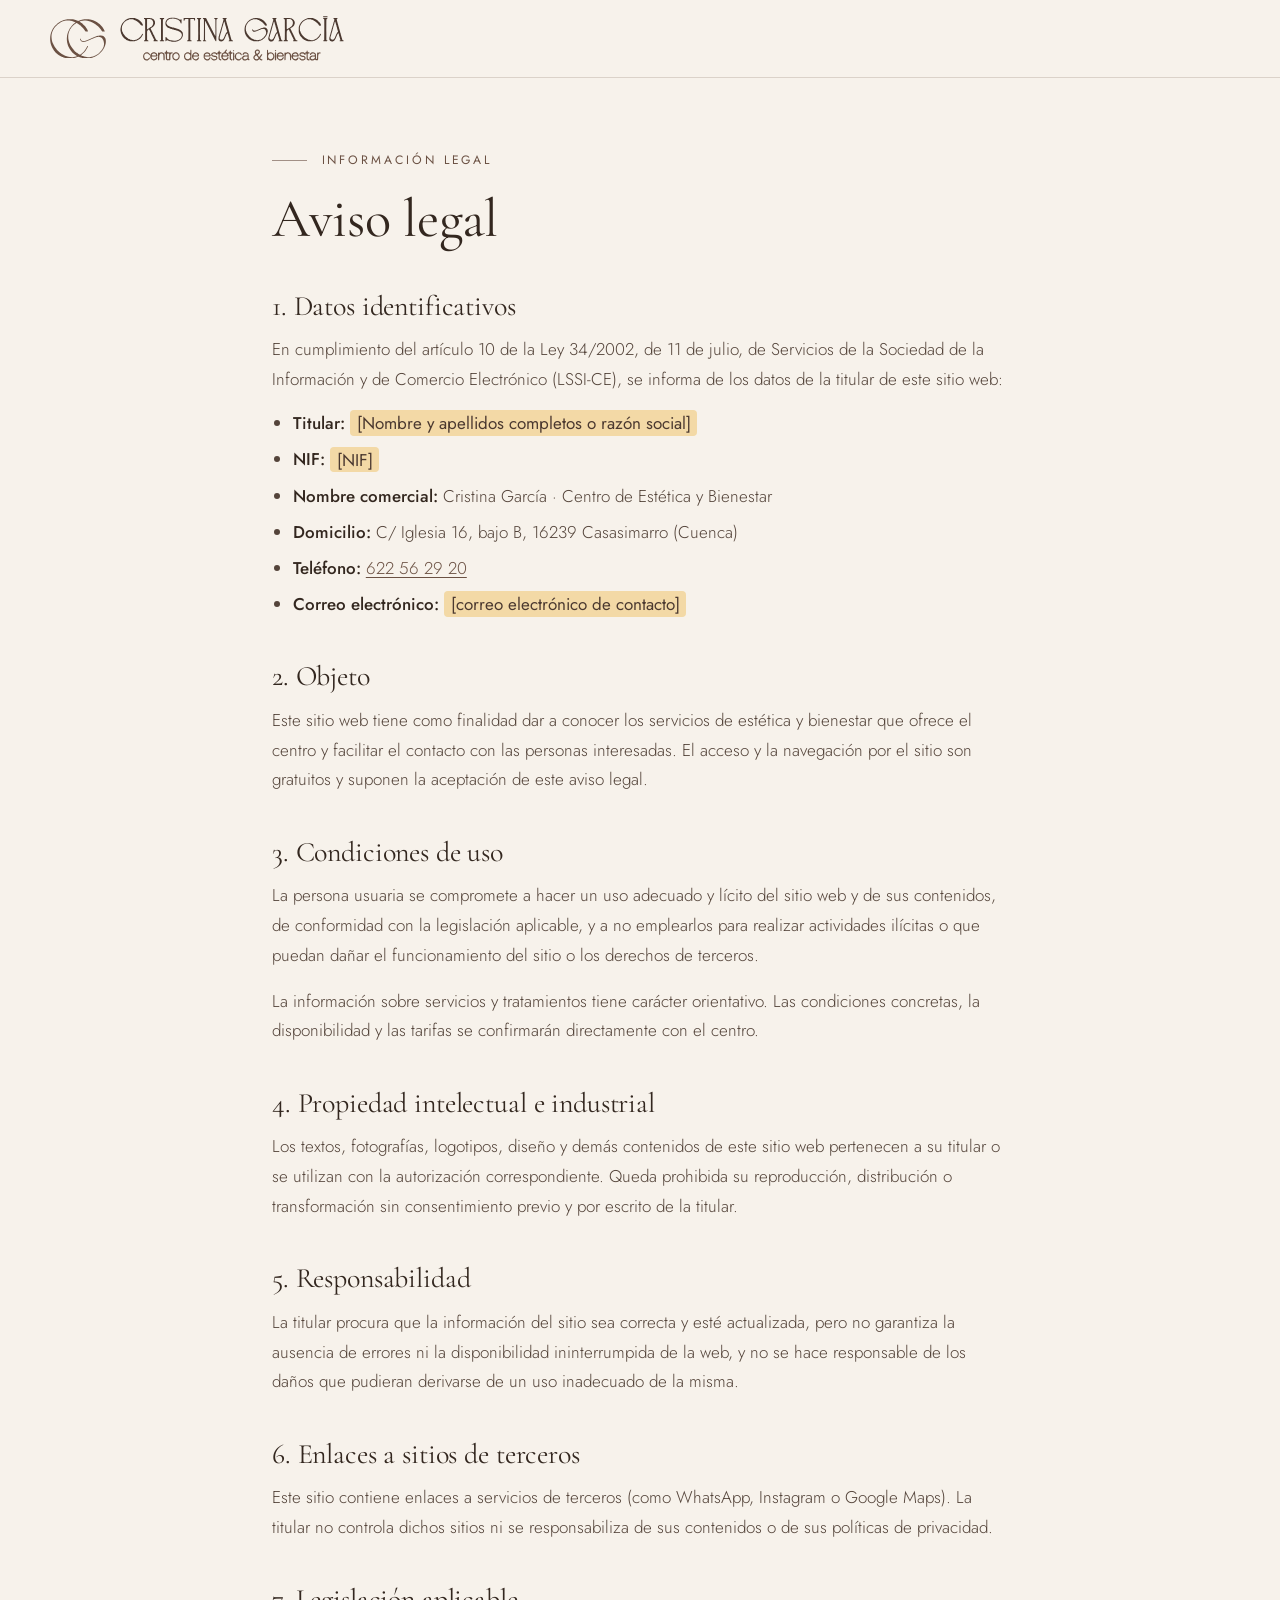
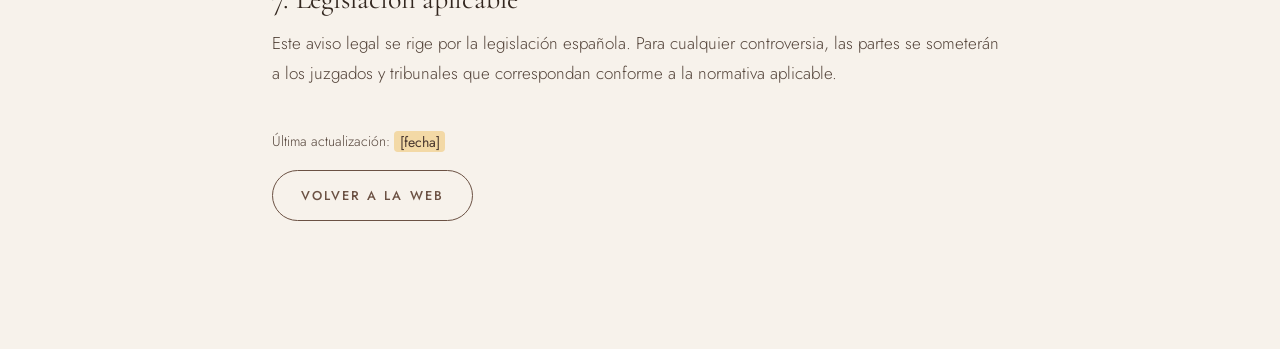
<file: aviso-legal.html>
<!DOCTYPE html>
<html lang="es">
<head>
  <meta charset="utf-8">
  <!-- Seguridad: solo se cargan archivos de esta web (y el mapa de Google al pulsar). Ver README, «Seguridad» -->
  <meta http-equiv="Content-Security-Policy" content="default-src 'self'; script-src 'self'; style-src 'self'; img-src 'self' data:; font-src 'self'; connect-src 'self'; frame-src https://www.google.com https://maps.google.com; object-src 'none'; base-uri 'self'; form-action 'self'">
  <meta name="referrer" content="strict-origin-when-cross-origin">
  <meta name="viewport" content="width=device-width, initial-scale=1">
  <title>Aviso legal | Cristina García · Centro de Estética y Bienestar</title>
  <meta name="robots" content="noindex, follow">
  <meta name="theme-color" content="#F7F2EB">
  <link rel="icon" href="assets/img/favicon.svg" type="image/svg+xml">
  <link rel="preload" href="assets/fonts/cormorant-garamond.woff2" as="font" type="font/woff2" crossorigin>
  <link rel="stylesheet" href="assets/css/estilos.css?v=20261117d">
</head>
<body>
  <header class="cabecera cabecera--simple">
    <div class="contenedor cabecera__fila">
      <a class="marca" href="index.html" aria-label="Cristina García, Centro de Estética y Bienestar: volver a la web">
        <svg class="monograma" width="48" height="34" fill="currentColor" aria-hidden="true" focusable="false"><use href="assets/img/marca.svg?v=20261117d#monograma"/></svg>
        <span class="marca__texto">
          <svg class="marca__nombre" width="190" height="22" fill="currentColor" aria-hidden="true" focusable="false"><use href="assets/img/marca.svg?v=20261117d#nombre"/></svg>
          <svg class="marca__sub" width="152" height="10" fill="currentColor" aria-hidden="true" focusable="false"><use href="assets/img/marca.svg?v=20261117d#subtitulo"/></svg>
        </span>
      </a>
    </div>
  </header>

  <main class="legal">
    <div class="contenedor">
      <p class="sobretitulo">Información legal</p>
      <h1>Aviso legal</h1>

      <!-- PLANTILLA: completar los datos marcados en amarillo y revisar el texto antes de publicar. -->

      <h2>1. Datos identificativos</h2>
      <p>En cumplimiento del artículo 10 de la Ley 34/2002, de 11 de julio, de Servicios de la Sociedad de la Información y de Comercio Electrónico (LSSI-CE), se informa de los datos de la titular de este sitio web:</p>
      <ul>
        <li><strong>Titular:</strong> <mark class="pendiente">[Nombre y apellidos completos o razón social]</mark></li>
        <li><strong>NIF:</strong> <mark class="pendiente">[NIF]</mark></li>
        <li><strong>Nombre comercial:</strong> Cristina García · Centro de Estética y Bienestar</li>
        <li><strong>Domicilio:</strong> C/ Iglesia 16, bajo B, 16239 Casasimarro (Cuenca)</li>
        <li><strong>Teléfono:</strong> <a href="tel:+34622562920">622 56 29 20</a></li>
        <li><strong>Correo electrónico:</strong> <mark class="pendiente">[correo electrónico de contacto]</mark></li>
      </ul>

      <h2>2. Objeto</h2>
      <p>Este sitio web tiene como finalidad dar a conocer los servicios de estética y bienestar que ofrece el centro y facilitar el contacto con las personas interesadas. El acceso y la navegación por el sitio son gratuitos y suponen la aceptación de este aviso legal.</p>

      <h2>3. Condiciones de uso</h2>
      <p>La persona usuaria se compromete a hacer un uso adecuado y lícito del sitio web y de sus contenidos, de conformidad con la legislación aplicable, y a no emplearlos para realizar actividades ilícitas o que puedan dañar el funcionamiento del sitio o los derechos de terceros.</p>
      <p>La información sobre servicios y tratamientos tiene carácter orientativo. Las condiciones concretas, la disponibilidad y las tarifas se confirmarán directamente con el centro.</p>

      <h2>4. Propiedad intelectual e industrial</h2>
      <p>Los textos, fotografías, logotipos, diseño y demás contenidos de este sitio web pertenecen a su titular o se utilizan con la autorización correspondiente. Queda prohibida su reproducción, distribución o transformación sin consentimiento previo y por escrito de la titular.</p>

      <h2>5. Responsabilidad</h2>
      <p>La titular procura que la información del sitio sea correcta y esté actualizada, pero no garantiza la ausencia de errores ni la disponibilidad ininterrumpida de la web, y no se hace responsable de los daños que pudieran derivarse de un uso inadecuado de la misma.</p>

      <h2>6. Enlaces a sitios de terceros</h2>
      <p>Este sitio contiene enlaces a servicios de terceros (como WhatsApp, Instagram o Google Maps). La titular no controla dichos sitios ni se responsabiliza de sus contenidos o de sus políticas de privacidad.</p>

      <h2>7. Legislación aplicable</h2>
      <p>Este aviso legal se rige por la legislación española. Para cualquier controversia, las partes se someterán a los juzgados y tribunales que correspondan conforme a la normativa aplicable.</p>

      <p class="legal__fecha"><br>Última actualización: <mark class="pendiente">[fecha]</mark></p>
      <p class="legal__volver"><a class="btn btn--linea" href="index.html">Volver a la web</a></p>
    </div>
  </main>
</body>
</html>
</file>
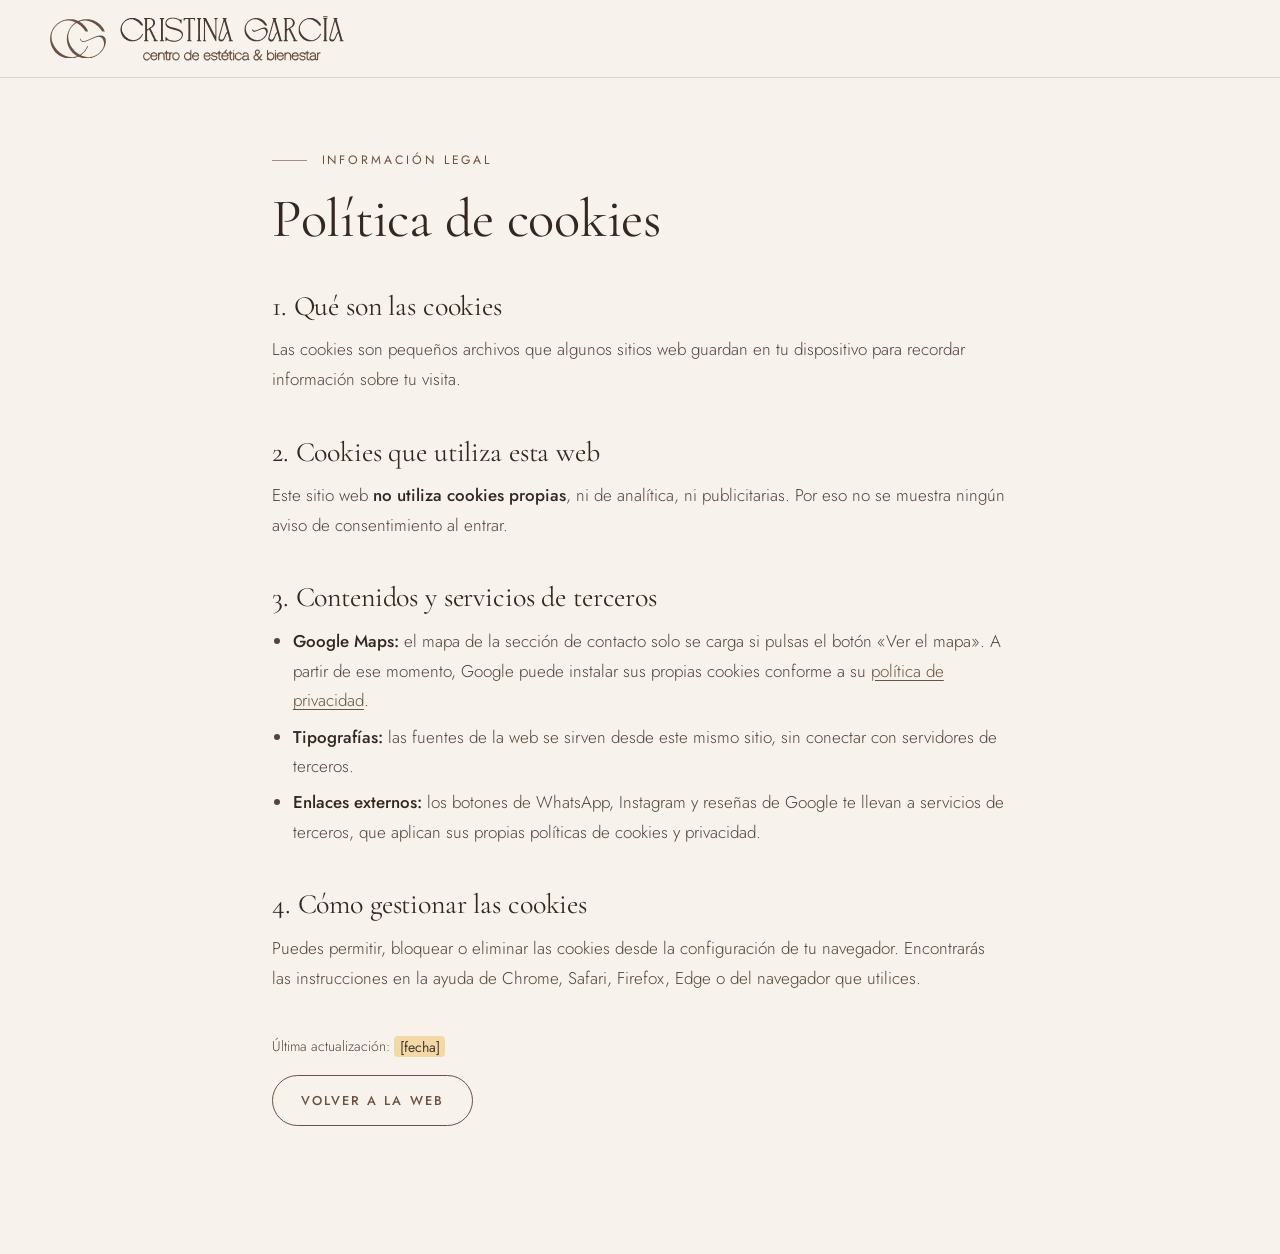
<file: cookies.html>
<!DOCTYPE html>
<html lang="es">
<head>
  <meta charset="utf-8">
  <!-- Seguridad: solo se cargan archivos de esta web (y el mapa de Google al pulsar). Ver README, «Seguridad» -->
  <meta http-equiv="Content-Security-Policy" content="default-src 'self'; script-src 'self'; style-src 'self'; img-src 'self' data:; font-src 'self'; connect-src 'self'; frame-src https://www.google.com https://maps.google.com; object-src 'none'; base-uri 'self'; form-action 'self'">
  <meta name="referrer" content="strict-origin-when-cross-origin">
  <meta name="viewport" content="width=device-width, initial-scale=1">
  <title>Política de cookies | Cristina García · Centro de Estética y Bienestar</title>
  <meta name="robots" content="noindex, follow">
  <meta name="theme-color" content="#F7F2EB">
  <link rel="icon" href="assets/img/favicon.svg" type="image/svg+xml">
  <link rel="preload" href="assets/fonts/cormorant-garamond.woff2" as="font" type="font/woff2" crossorigin>
  <link rel="stylesheet" href="assets/css/estilos.css?v=20261117d">
</head>
<body>
  <header class="cabecera cabecera--simple">
    <div class="contenedor cabecera__fila">
      <a class="marca" href="index.html" aria-label="Cristina García, Centro de Estética y Bienestar: volver a la web">
        <svg class="monograma" width="48" height="34" fill="currentColor" aria-hidden="true" focusable="false"><use href="assets/img/marca.svg?v=20261117d#monograma"/></svg>
        <span class="marca__texto">
          <svg class="marca__nombre" width="190" height="22" fill="currentColor" aria-hidden="true" focusable="false"><use href="assets/img/marca.svg?v=20261117d#nombre"/></svg>
          <svg class="marca__sub" width="152" height="10" fill="currentColor" aria-hidden="true" focusable="false"><use href="assets/img/marca.svg?v=20261117d#subtitulo"/></svg>
        </span>
      </a>
    </div>
  </header>

  <main class="legal">
    <div class="contenedor">
      <p class="sobretitulo">Información legal</p>
      <h1>Política de cookies</h1>

      <!-- PLANTILLA: revisar antes de publicar. Si se añaden analíticas, píxeles o widgets, habrá que actualizarla y añadir un banner de consentimiento. -->

      <h2>1. Qué son las cookies</h2>
      <p>Las cookies son pequeños archivos que algunos sitios web guardan en tu dispositivo para recordar información sobre tu visita.</p>

      <h2>2. Cookies que utiliza esta web</h2>
      <p>Este sitio web <strong>no utiliza cookies propias</strong>, ni de analítica, ni publicitarias. Por eso no se muestra ningún aviso de consentimiento al entrar.</p>

      <h2>3. Contenidos y servicios de terceros</h2>
      <ul>
        <li><strong>Google Maps:</strong> el mapa de la sección de contacto solo se carga si pulsas el botón «Ver el mapa». A partir de ese momento, Google puede instalar sus propias cookies conforme a su <a href="https://policies.google.com/privacy" target="_blank" rel="noopener">política de privacidad</a>.</li>
        <li><strong>Tipografías:</strong> las fuentes de la web se sirven desde este mismo sitio, sin conectar con servidores de terceros.</li>
        <li><strong>Enlaces externos:</strong> los botones de WhatsApp, Instagram y reseñas de Google te llevan a servicios de terceros, que aplican sus propias políticas de cookies y privacidad.</li>
      </ul>

      <h2>4. Cómo gestionar las cookies</h2>
      <p>Puedes permitir, bloquear o eliminar las cookies desde la configuración de tu navegador. Encontrarás las instrucciones en la ayuda de Chrome, Safari, Firefox, Edge o del navegador que utilices.</p>

      <p class="legal__fecha"><br>Última actualización: <mark class="pendiente">[fecha]</mark></p>
      <p class="legal__volver"><a class="btn btn--linea" href="index.html">Volver a la web</a></p>
    </div>
  </main>
</body>
</html>
</file>
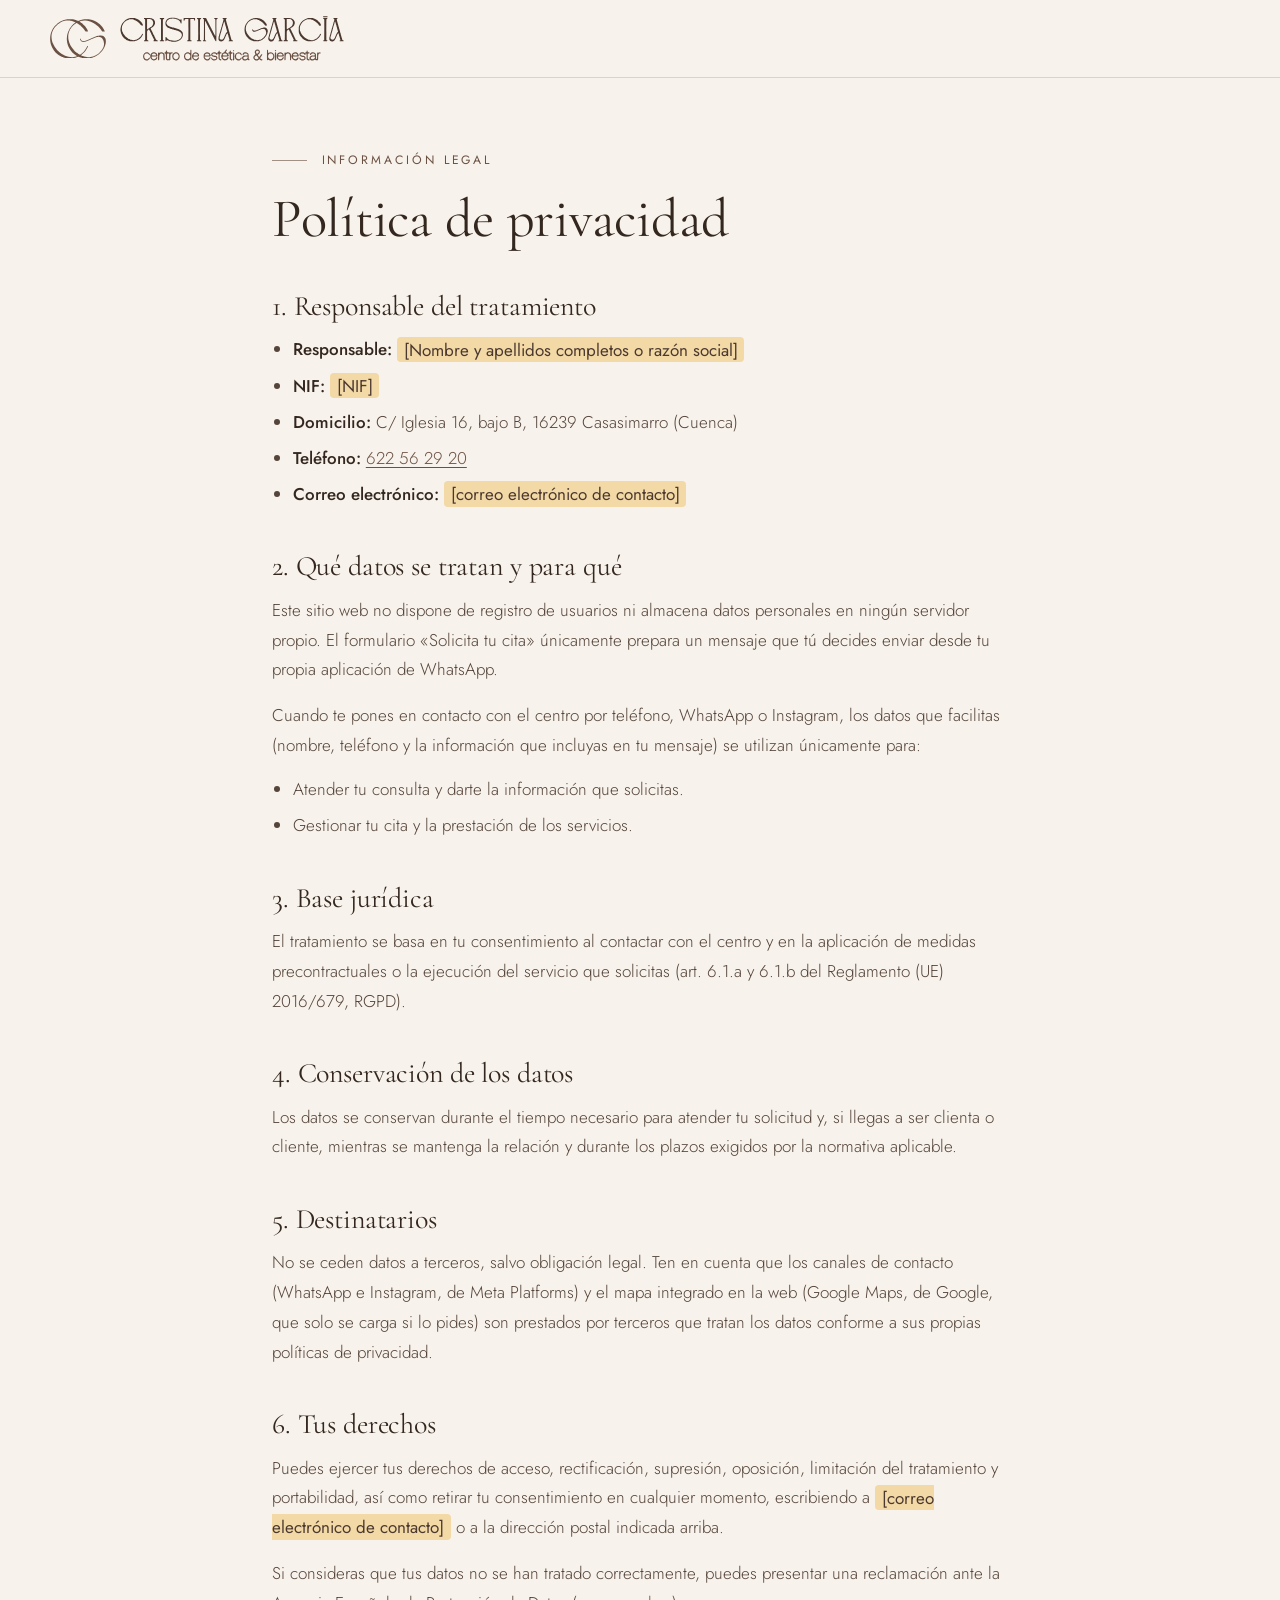
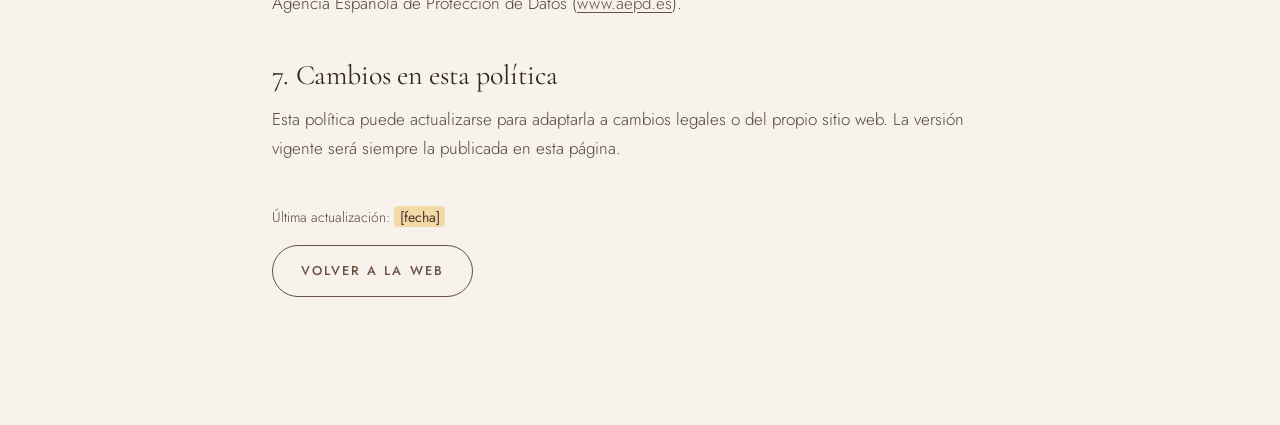
<file: privacidad.html>
<!DOCTYPE html>
<html lang="es">
<head>
  <meta charset="utf-8">
  <!-- Seguridad: solo se cargan archivos de esta web (y el mapa de Google al pulsar). Ver README, «Seguridad» -->
  <meta http-equiv="Content-Security-Policy" content="default-src 'self'; script-src 'self'; style-src 'self'; img-src 'self' data:; font-src 'self'; connect-src 'self'; frame-src https://www.google.com https://maps.google.com; object-src 'none'; base-uri 'self'; form-action 'self'">
  <meta name="referrer" content="strict-origin-when-cross-origin">
  <meta name="viewport" content="width=device-width, initial-scale=1">
  <title>Política de privacidad | Cristina García · Centro de Estética y Bienestar</title>
  <meta name="robots" content="noindex, follow">
  <meta name="theme-color" content="#F7F2EB">
  <link rel="icon" href="assets/img/favicon.svg" type="image/svg+xml">
  <link rel="preload" href="assets/fonts/cormorant-garamond.woff2" as="font" type="font/woff2" crossorigin>
  <link rel="stylesheet" href="assets/css/estilos.css?v=20261117d">
</head>
<body>
  <header class="cabecera cabecera--simple">
    <div class="contenedor cabecera__fila">
      <a class="marca" href="index.html" aria-label="Cristina García, Centro de Estética y Bienestar: volver a la web">
        <svg class="monograma" width="48" height="34" fill="currentColor" aria-hidden="true" focusable="false"><use href="assets/img/marca.svg?v=20261117d#monograma"/></svg>
        <span class="marca__texto">
          <svg class="marca__nombre" width="190" height="22" fill="currentColor" aria-hidden="true" focusable="false"><use href="assets/img/marca.svg?v=20261117d#nombre"/></svg>
          <svg class="marca__sub" width="152" height="10" fill="currentColor" aria-hidden="true" focusable="false"><use href="assets/img/marca.svg?v=20261117d#subtitulo"/></svg>
        </span>
      </a>
    </div>
  </header>

  <main class="legal">
    <div class="contenedor">
      <p class="sobretitulo">Información legal</p>
      <h1>Política de privacidad</h1>

      <!-- PLANTILLA: completar los datos marcados en amarillo y revisar el texto antes de publicar. -->

      <h2>1. Responsable del tratamiento</h2>
      <ul>
        <li><strong>Responsable:</strong> <mark class="pendiente">[Nombre y apellidos completos o razón social]</mark></li>
        <li><strong>NIF:</strong> <mark class="pendiente">[NIF]</mark></li>
        <li><strong>Domicilio:</strong> C/ Iglesia 16, bajo B, 16239 Casasimarro (Cuenca)</li>
        <li><strong>Teléfono:</strong> <a href="tel:+34622562920">622 56 29 20</a></li>
        <li><strong>Correo electrónico:</strong> <mark class="pendiente">[correo electrónico de contacto]</mark></li>
      </ul>

      <h2>2. Qué datos se tratan y para qué</h2>
      <p>Este sitio web no dispone de registro de usuarios ni almacena datos personales en ningún servidor propio. El formulario «Solicita tu cita» únicamente prepara un mensaje que tú decides enviar desde tu propia aplicación de WhatsApp.</p>
      <p>Cuando te pones en contacto con el centro por teléfono, WhatsApp o Instagram, los datos que facilitas (nombre, teléfono y la información que incluyas en tu mensaje) se utilizan únicamente para:</p>
      <ul>
        <li>Atender tu consulta y darte la información que solicitas.</li>
        <li>Gestionar tu cita y la prestación de los servicios.</li>
      </ul>

      <h2>3. Base jurídica</h2>
      <p>El tratamiento se basa en tu consentimiento al contactar con el centro y en la aplicación de medidas precontractuales o la ejecución del servicio que solicitas (art. 6.1.a y 6.1.b del Reglamento (UE) 2016/679, RGPD).</p>

      <h2>4. Conservación de los datos</h2>
      <p>Los datos se conservan durante el tiempo necesario para atender tu solicitud y, si llegas a ser clienta o cliente, mientras se mantenga la relación y durante los plazos exigidos por la normativa aplicable.</p>

      <h2>5. Destinatarios</h2>
      <p>No se ceden datos a terceros, salvo obligación legal. Ten en cuenta que los canales de contacto (WhatsApp e Instagram, de Meta Platforms) y el mapa integrado en la web (Google Maps, de Google, que solo se carga si lo pides) son prestados por terceros que tratan los datos conforme a sus propias políticas de privacidad.</p>

      <h2>6. Tus derechos</h2>
      <p>Puedes ejercer tus derechos de acceso, rectificación, supresión, oposición, limitación del tratamiento y portabilidad, así como retirar tu consentimiento en cualquier momento, escribiendo a <mark class="pendiente">[correo electrónico de contacto]</mark> o a la dirección postal indicada arriba.</p>
      <p>Si consideras que tus datos no se han tratado correctamente, puedes presentar una reclamación ante la Agencia Española de Protección de Datos (<a href="https://www.aepd.es" target="_blank" rel="noopener">www.aepd.es</a>).</p>

      <h2>7. Cambios en esta política</h2>
      <p>Esta política puede actualizarse para adaptarla a cambios legales o del propio sitio web. La versión vigente será siempre la publicada en esta página.</p>

      <p class="legal__fecha"><br>Última actualización: <mark class="pendiente">[fecha]</mark></p>
      <p class="legal__volver"><a class="btn btn--linea" href="index.html">Volver a la web</a></p>
    </div>
  </main>
</body>
</html>
</file>
<file: assets/css/estilos.css>
/* ==========================================================================
   Cristina García · Centro de Estética & Bienestar
   Hoja de estilos única. Índice:
   1. Variables y base      5. Franja            9. Opiniones
   2. Utilidades y botones  6. Servicios        10. Contacto
   3. Cabecera y menú       7. El centro        11. Pie y botón flotante
   4. Portada               8. Galería          12. Páginas legales · 13. Modo revisión
   ========================================================================== */

/* ---------- Fuentes: servidas desde la propia web (no desde Google Fonts, por el RGPD) ----------
   Licencia SIL OFL 1.1, ver assets/fonts/LICENCIA.txt. Subconjunto latino (incluye á é í ó ú ñ ü ¿ ¡ €). */
@font-face {
  font-family: "Cormorant Garamond"; font-style: normal; font-weight: 300 700; font-display: swap;
  src: url("../fonts/cormorant-garamond.woff2") format("woff2");
}
@font-face {
  font-family: "Cormorant Garamond"; font-style: italic; font-weight: 300 700; font-display: swap;
  src: url("../fonts/cormorant-garamond-italic.woff2") format("woff2");
}
@font-face {
  font-family: "Jost"; font-style: normal; font-weight: 100 900; font-display: swap;
  src: url("../fonts/jost.woff2") format("woff2");
}

/* ---------- 1. Variables y base ---------- */
:root {
  /* Colores de marca (tomados del logotipo) */
  --crema: #F7F2EB;
  --arena: #EFE8DD;
  --beige: #D8CEBF;
  --topo: #A8937F;
  --marron: #6B5143;
  --cafe: #4B3930;
  --tinta: #33271F;
  --blanco: #FFFDF9;
  --texto: #54443A;
  --linea: rgba(107, 81, 67, .2);

  --serif: "Cormorant Garamond", "Cormorant", Georgia, "Times New Roman", serif;
  --sans: "Jost", "Helvetica Neue", Arial, sans-serif;

  --ancho: 1180px;
  --margen: clamp(1.25rem, 4vw, 2.5rem);
  --seccion: clamp(4.5rem, 10vw, 8.5rem);
  --radio: 18px;
  --sombra: 0 26px 60px -32px rgba(75, 57, 48, .45);
  --cabecera: 78px;
}

*, *::before, *::after { box-sizing: border-box; }

html {
  -webkit-text-size-adjust: 100%;
  scroll-behavior: smooth;
  scroll-padding-top: calc(var(--cabecera) + 12px);
}

body {
  margin: 0;
  background: var(--crema);
  color: var(--texto);
  font-family: var(--sans);
  font-size: 1.0625rem;
  font-weight: 300;
  line-height: 1.75;
  -webkit-font-smoothing: antialiased;
  text-rendering: optimizeLegibility;
}

img, svg { display: block; max-width: 100%; }
a { color: inherit; }
p, h1, h2, h3, figure { margin: 0; }
ul { margin: 0; padding: 0; list-style: none; }
button, input, select, textarea { font: inherit; color: inherit; }

h1, h2, h3 {
  font-family: var(--serif);
  font-weight: 400;
  line-height: 1.08;
  color: var(--tinta);
  letter-spacing: -.005em;
  text-wrap: balance;
}
h1 em, h2 em { font-style: italic; color: var(--marron); }
h2 { font-size: clamp(2.15rem, 4.3vw, 3.35rem); }
h3 { font-size: 1.6rem; }
strong { font-weight: 500; color: var(--tinta); }

:focus-visible { outline: 2px solid var(--marron); outline-offset: 3px; border-radius: 4px; }
::selection { background: var(--beige); color: var(--tinta); }

/* ---------- 2. Utilidades y botones ---------- */
.contenedor {
  width: min(100% - 2 * var(--margen), var(--ancho));
  margin-inline: auto;
}

.seccion { padding-block: var(--seccion); }

.seccion__cabecera { max-width: 44rem; margin-bottom: clamp(2.5rem, 5vw, 4rem); }
.seccion__cabecera h2 { margin-bottom: 1.2rem; }
.seccion__cabecera--centro { margin-inline: auto; text-align: center; }
.seccion__cabecera--centro .sobretitulo { justify-content: center; }
.seccion__cabecera--centro .sobretitulo::after {
  content: ""; width: 2.2rem; height: 1px; background: currentColor; opacity: .6;
}

.sobretitulo {
  display: flex;
  align-items: center;
  gap: .9rem;
  margin-bottom: 1.2rem;
  font-size: .76rem;
  font-weight: 400;
  letter-spacing: .24em;
  text-transform: uppercase;
  color: var(--marron);
}
.sobretitulo::before {
  content: ""; flex: none; width: 2.2rem; height: 1px; background: currentColor; opacity: .6;
}

.simbolos { position: absolute; }

.oculto-visual {
  position: absolute; width: 1px; height: 1px; margin: -1px; padding: 0;
  overflow: hidden; clip: rect(0 0 0 0); white-space: nowrap; border: 0;
}

.saltar {
  position: fixed; left: 1rem; top: -4rem; z-index: 100;
  padding: .7rem 1.1rem; border-radius: 999px;
  background: var(--marron); color: var(--blanco); text-decoration: none; font-size: .9rem;
  transition: top .2s;
}
.saltar:focus { top: 1rem; }

/* Iconos */
.icono-linea { fill: none; stroke: currentColor; stroke-width: 1.4; stroke-linecap: round; stroke-linejoin: round; }
.icono-relleno { fill: currentColor; }
.monograma {
  width: 3.4rem; height: 2.07rem; flex: none;
  fill: currentColor; stroke: none; /* monograma oficial relleno: toma el color del texto */
}

/* Botones */
.btn {
  display: inline-flex;
  align-items: center;
  justify-content: center;
  gap: .65rem;
  min-height: 3.2rem;
  padding: .8rem 1.75rem;
  border: 1px solid transparent;
  border-radius: 999px;
  font-family: var(--sans);
  font-size: .8rem;
  font-weight: 500;
  letter-spacing: .16em;
  line-height: 1.2;
  text-align: center;
  text-decoration: none;
  text-transform: uppercase;
  cursor: pointer;
  transition: background-color .25s, color .25s, border-color .25s, transform .25s;
}
.btn svg { width: 1.1rem; height: 1.1rem; flex: none; }
.btn--primario { background: var(--marron); color: var(--blanco); }
.btn--primario:hover { background: var(--cafe); transform: translateY(-2px); }
.btn--linea { background: transparent; border-color: var(--marron); color: var(--marron); }
.btn--linea:hover { background: var(--marron); color: var(--blanco); }
.btn--claro { background: var(--crema); color: var(--cafe); }
.btn--claro:hover { background: var(--blanco); transform: translateY(-2px); }

.enlace {
  display: inline-flex;
  align-items: center;
  gap: .5rem;
  align-self: flex-start;
  padding-bottom: .25rem;
  border-bottom: 1px solid currentColor;
  font-size: .76rem;
  font-weight: 500;
  letter-spacing: .16em;
  text-decoration: none;
  text-transform: uppercase;
  color: var(--marron);
  transition: gap .25s, color .25s;
}
.enlace::after { content: "→"; font-family: var(--sans); }
.enlace:hover { gap: .9rem; color: var(--cafe); }

/* Aparición al hacer scroll (solo si hay JavaScript) */
.js .revelar { opacity: 0; transform: translateY(22px); transition: opacity .8s ease, transform .8s ease; }
.js .revelar.visible { opacity: 1; transform: none; }

/* ---------- 3. Cabecera y menú ---------- */
.cabecera {
  position: fixed;
  inset: 0 0 auto 0;
  z-index: 50;
  height: var(--cabecera);
  display: flex;
  align-items: center;
}
/* El fondo va en un pseudo-elemento para que el desenfoque no afecte al menú móvil (position: fixed) */
.cabecera::before {
  content: "";
  position: absolute;
  inset: 0;
  background: rgba(247, 242, 235, .9);
  -webkit-backdrop-filter: blur(12px);
  backdrop-filter: blur(12px);
  border-bottom: 1px solid var(--linea);
  opacity: 0;
  transition: opacity .3s;
}
.cabecera--fija::before { opacity: 1; }

.cabecera__fila {
  position: relative;
  display: flex;
  align-items: center;
  justify-content: space-between;
  gap: 1.5rem;
}

.marca {
  position: relative;
  z-index: 60;
  display: inline-flex;
  align-items: center;
  gap: .85rem;
  color: var(--marron);
  text-decoration: none;
}
/* Monograma, nombre y subtítulo son las piezas OFICIALES de su serigrafía (assets/img/marca.svg,
   sacado de logo-completo.svg); no se escriben con ninguna fuente. El subtítulo va centrado bajo
   el nombre, como en el logo. En el logo original el subtítulo mide el 58 % del nombre; aquí se
   agranda al 80 % para que se pueda leer en el móvil. Los atributos width/height del HTML son
   solo la reserva por si el navegador tuviera una hoja de estilos antigua guardada. */
.marca .monograma { width: 3.5rem; height: 2.48rem; }
.marca__texto { display: flex; flex-direction: column; align-items: center; }
.marca__nombre {
  display: block;
  width: 14rem;
  height: auto;
  aspect-ratio: 6186 / 721;
  color: var(--cafe);
}
.marca__sub {
  display: block;
  width: 80%;
  height: auto;
  aspect-ratio: 3628 / 248;
  margin-top: .42rem;
}

.nav { display: flex; align-items: center; gap: clamp(1.3rem, 2.4vw, 2.2rem); white-space: nowrap; }
.nav ul { display: flex; gap: clamp(1.1rem, 2vw, 2rem); }
.nav li a {
  position: relative;
  padding-block: .45rem;
  font-size: .78rem;
  font-weight: 400;
  letter-spacing: .14em;
  text-decoration: none;
  text-transform: uppercase;
  color: var(--cafe);
}
.nav li a::after {
  content: "";
  position: absolute;
  inset: auto 0 0 0;
  height: 1px;
  background: currentColor;
  transform: scaleX(0);
  transform-origin: left;
  transition: transform .3s;
}
.nav li a:hover::after { transform: scaleX(1); }
.nav__cta { min-height: 2.7rem; padding: .6rem 1.4rem; }

.menu-boton { display: none; }

@media (max-width: 1100px) {
  .menu-boton {
    position: relative;
    z-index: 60;
    display: inline-flex;
    flex-direction: column;
    justify-content: center;
    gap: 7px;
    width: 46px;
    height: 46px;
    margin-right: -9px;
    padding: 0 9px;
    border: 0;
    background: none;
    color: var(--cafe);
    cursor: pointer;
  }
  .menu-boton span { display: block; height: 1.5px; background: currentColor; transition: transform .3s; }
  .menu-abierto .menu-boton span:first-child { transform: translateY(4.25px) rotate(45deg); }
  .menu-abierto .menu-boton span:last-child { transform: translateY(-4.25px) rotate(-45deg); }

  .nav {
    position: fixed;
    inset: 0;
    z-index: 55;
    flex-direction: column;
    justify-content: center;
    gap: 2.6rem;
    padding: var(--cabecera) var(--margen) 2rem;
    background: var(--crema);
    opacity: 0;
    visibility: hidden;
    transition: opacity .3s, visibility .3s;
  }
  .menu-abierto .nav { opacity: 1; visibility: visible; }
  .nav ul { flex-direction: column; align-items: center; gap: 1.5rem; }
  .nav li a {
    font-family: var(--serif);
    font-size: 2.1rem;
    letter-spacing: .01em;
    text-transform: none;
    color: var(--tinta);
  }
  .nav__cta { min-height: 3.2rem; padding: .8rem 2.2rem; }
  html.menu-abierto { overflow: hidden; }
}

@media (max-width: 420px) {
  .marca .monograma { width: 2.9rem; height: 2.05rem; }
  .marca__nombre { width: 11.9rem; }
}

/* ---------- 4. Portada ---------- */
.hero {
  position: relative;
  isolation: isolate;
  overflow: hidden;
  padding-top: calc(var(--cabecera) + clamp(2.2rem, 6vw, 5rem));
  padding-bottom: clamp(4rem, 8vw, 7rem);
}
.hero::before {
  content: "";
  position: absolute;
  z-index: -1;
  top: -18vw;
  right: -16vw;
  width: 62vw;
  height: 62vw;
  border-radius: 50%;
  background: radial-gradient(closest-side, var(--arena), rgba(239, 232, 221, 0));
}

.hero__rejilla { display: grid; gap: clamp(3.2rem, 6vw, 5rem); align-items: center; }
@media (min-width: 900px) {
  .hero__rejilla { grid-template-columns: 1.1fr .9fr; }
}

.hero h1 { font-size: clamp(2.9rem, 6.4vw, 5.2rem); line-height: 1.02; margin-bottom: 1.6rem; }
.hero__intro { max-width: 34rem; margin-bottom: 2.3rem; font-size: clamp(1.08rem, 1.5vw, 1.2rem); }
.hero__acciones { display: flex; flex-wrap: wrap; gap: .9rem; }

.hero__datos {
  display: flex;
  flex-wrap: wrap;
  gap: .5rem 2rem;
  margin-top: 2.6rem;
  padding-top: 1.5rem;
  border-top: 1px solid var(--linea);
  font-size: .86rem;
  font-weight: 400;
  letter-spacing: .05em;
}
.hero__datos li { display: flex; align-items: center; gap: .6rem; }
.hero__datos li::before { content: ""; width: 5px; height: 5px; border-radius: 50%; background: var(--topo); }

/* Móvil y tableta (foto debajo del texto): la portada ocupa justo la primera pantalla,
   con todo centrado, y la foto empieza al deslizar, sin quedar cortada al abrir */
@media (max-width: 899px) {
  .hero { padding-top: var(--cabecera); }
  .hero__rejilla { gap: 0; }
  .hero__texto {
    display: flex;
    flex-direction: column;
    align-items: center;
    justify-content: center;
    min-height: calc(100svh - var(--cabecera));
    padding-block: 2rem 2.4rem;
    text-align: center;
  }
  .hero__intro { margin-inline: auto; }
  .hero__acciones { justify-content: center; width: 100%; }
  .hero__datos {
    flex-direction: column;
    align-items: center;
    gap: .55rem;
    width: 100%;
  }
  .hero__figura { margin-top: 1rem; }
}

.hero__figura { position: relative; justify-self: center; width: min(100%, 26rem); }
.hero__figura::before {
  content: "";
  position: absolute;
  inset: -.7rem; /* marco concéntrico: misma separación por todos los lados */
  border: 1px solid var(--topo);
  border-radius: 999px 999px calc(var(--radio) + .7rem) calc(var(--radio) + .7rem);
  opacity: .7;
  pointer-events: none;
}

.arco {
  position: relative;
  aspect-ratio: 4 / 5;
  overflow: hidden;
  border-radius: 999px 999px var(--radio) var(--radio);
  background: linear-gradient(160deg, var(--beige), var(--arena));
  box-shadow: var(--sombra);
}
.arco img { position: absolute; inset: 0; width: 100%; height: 100%; object-fit: cover; }
.arco__marca { position: absolute; inset: 0; margin: auto; width: 52%; height: 32%; color: var(--marron); opacity: .55; }


/* ---------- 5. Franja ---------- */
.franja { overflow: hidden; padding-block: 1.05rem; border-block: 1px solid var(--linea); }
.franja__pista { display: flex; width: max-content; animation: desfile 60s linear infinite; }
.franja__pista ul { display: flex; flex: none; }
.franja__pista li {
  display: flex;
  align-items: center;
  gap: 2.4rem;
  padding-right: 2.4rem;
  font-family: var(--serif);
  font-size: 1.35rem;
  font-style: italic;
  white-space: nowrap;
  color: var(--marron);
}
.franja__pista li::after { content: ""; width: 5px; height: 5px; border-radius: 50%; background: var(--topo); }
@keyframes desfile { to { transform: translateX(-50%); } }

/* ---------- 6. Servicios ---------- */
.servicios__rejilla { display: grid; gap: 1.4rem; }
@media (min-width: 620px) { .servicios__rejilla { grid-template-columns: repeat(2, 1fr); } }
@media (min-width: 1100px) { .servicios__rejilla { grid-template-columns: repeat(3, 1fr); } }

.servicio {
  position: relative;
  display: flex;
  flex-direction: column;
  padding: 2.2rem 1.8rem 2rem;
  border: 1px solid var(--linea);
  border-radius: var(--radio);
  background: var(--blanco);
  transition: transform .35s, box-shadow .35s, border-color .35s, opacity .8s ease;
}
/* Especificidad extra para que el hover gane a ".js .revelar.visible" */
.servicios__rejilla .servicio.servicio:hover { transform: translateY(-6px); border-color: transparent; box-shadow: var(--sombra); }
.servicio__num {
  position: absolute;
  top: 1.5rem;
  right: 1.7rem;
  font-family: var(--serif);
  font-size: 1.1rem;
  font-style: italic;
  color: var(--topo);
}
.servicio__icono { width: 2.9rem; height: 2.9rem; margin-bottom: 1.6rem; color: var(--marron); stroke-width: 1.3; }
.servicio h3 { margin-bottom: .8rem; font-size: 1.62rem; }
.servicio p { margin-bottom: 1.2rem; font-size: .97rem; line-height: 1.7; }
.servicio ul { display: grid; gap: .35rem; margin-bottom: 1.7rem; font-size: .93rem; font-weight: 400; }
.servicio li { display: flex; align-items: center; gap: .7rem; }
.servicio li::before { content: ""; flex: none; width: .9rem; height: 1px; background: var(--topo); }
.servicio .enlace { margin-top: auto; }

.servicios__nota { margin-top: 2.6rem; text-align: center; }
.servicios__nota a { color: var(--marron); font-weight: 400; text-underline-offset: .25em; }
.servicios__nota a:hover { color: var(--cafe); }

/* ---------- 7. El centro ---------- */
.sobre { background: var(--arena); }
.sobre__rejilla { display: grid; gap: clamp(2.8rem, 6vw, 5.5rem); align-items: center; }
@media (min-width: 900px) { .sobre__rejilla { grid-template-columns: .85fr 1.15fr; } }

.sobre__figura { justify-self: center; width: min(100%, 24rem); }
.sobre__figura .arco { background: linear-gradient(160deg, var(--beige), #E7DED1); }
.sobre__texto h2 { margin-bottom: 1.4rem; }
/* Cabecera centrada y con dos barras (—— EL CENTRO ——), igual que en el resto de secciones,
   también en ordenador (ahí se centra dentro de la columna del texto) */
.sobre__texto > .sobretitulo { justify-content: center; }
.sobre__texto > .sobretitulo::after { content: ""; flex: none; width: 2.2rem; height: 1px; background: currentColor; opacity: .6; }
.sobre__texto > h2 { text-align: center; }
.sobre__texto > p + p { margin-top: 1.1rem; }

.valores {
  display: grid;
  gap: 1.5rem;
  margin-top: 2.4rem;
  padding-top: 2rem;
  border-top: 1px solid var(--linea);
}
@media (min-width: 640px) { .valores { grid-template-columns: repeat(3, 1fr); } }
.valores h3 { margin-bottom: .4rem; font-size: 1.35rem; }
.valores p { font-size: .93rem; line-height: 1.6; }

/* ---------- 8. Galería ---------- */
.galeria__rejilla { display: grid; grid-template-columns: repeat(2, 1fr); gap: .9rem; }
@media (min-width: 760px) { .galeria__rejilla { grid-template-columns: repeat(3, 1fr); gap: 1.3rem; } }

.galeria__item {
  position: relative;
  aspect-ratio: 4 / 5;
  overflow: hidden;
  border-radius: var(--radio);
  background: linear-gradient(155deg, var(--beige), var(--arena) 75%);
}
.galeria__item:nth-child(even) { background: linear-gradient(205deg, #E3D8C9, #F2ECE2 75%); }
.galeria__item > svg { position: absolute; inset: 0; margin: auto; width: 30%; height: 46%; color: var(--marron); opacity: .45; stroke-width: 1.1; }
.galeria__item img { position: absolute; inset: 0; width: 100%; height: 100%; object-fit: cover; transition: transform .9s ease; }
.galeria__item:hover img { transform: scale(1.04); }
.galeria__item figcaption {
  position: absolute;
  left: .9rem;
  bottom: .9rem;
  padding: .35rem .85rem;
  border-radius: 999px;
  background: rgba(255, 253, 249, .88);
  font-size: .66rem;
  font-weight: 400;
  letter-spacing: .2em;
  text-transform: uppercase;
  color: var(--cafe);
}
.galeria__pie { display: flex; flex-wrap: wrap; justify-content: center; gap: .8rem; margin-top: 2.6rem; }
.galeria__item[hidden] { display: none; }
.galeria__item img { cursor: zoom-in; }

/* Filtros por servicio */
.galeria__filtros { display: flex; flex-wrap: wrap; justify-content: center; gap: .5rem; margin-bottom: 1.8rem; }
.filtro {
  display: inline-flex; align-items: center; gap: .45rem;
  min-height: 44px; padding: .55rem 1.1rem;
  border: 1px solid var(--linea); border-radius: 999px;
  background: var(--blanco); color: var(--cafe);
  font: 400 .78rem/1 var(--sans); letter-spacing: .14em; text-transform: uppercase;
  cursor: pointer; transition: background-color .25s, color .25s, border-color .25s;
}
.filtro span { font-size: .7rem; letter-spacing: 0; opacity: .6; }
.filtro:hover { border-color: var(--marron); }
.filtro[aria-pressed="true"] { background: var(--marron); border-color: var(--marron); color: var(--blanco); }
.filtro:focus-visible { outline: 2px solid var(--marron); outline-offset: 2px; }

/* Visor de fotos */
.visor {
  width: 100%; height: 100%; max-width: none; max-height: none;
  margin: 0; padding: 0; border: 0;
  background: rgba(30, 22, 18, .94); color: var(--blanco);
}
.visor::backdrop { background: rgba(30, 22, 18, .94); }
.visor[open] { display: flex; align-items: center; justify-content: center; }
.visor__figura { display: flex; flex-direction: column; align-items: center; gap: .9rem; margin: 0; padding: 4.5rem 1rem 2rem; max-width: 100%; }
.visor__img { max-width: min(100%, 34rem); max-height: calc(100dvh - 9rem); width: auto; height: auto; border-radius: var(--radio); }
.visor__texto { max-width: 34rem; text-align: center; font-size: .92rem; line-height: 1.5; opacity: .9; }
.visor__boton {
  position: absolute; display: grid; place-items: center;
  width: 48px; height: 48px; border: 0; border-radius: 50%;
  background: rgba(255, 253, 249, .14); color: var(--blanco);
  font: 300 2rem/1 var(--sans); cursor: pointer;
}
.visor__boton:hover, .visor__boton:focus-visible { background: rgba(255, 253, 249, .28); }
.visor__cerrar { top: 1rem; right: 1rem; }
.visor__ant { left: .6rem; top: 50%; transform: translateY(-50%); }
.visor__sig { right: .6rem; top: 50%; transform: translateY(-50%); }
@media (max-width: 620px) {
  .visor__ant, .visor__sig { top: auto; bottom: 1rem; transform: none; }
  .visor__ant { left: calc(50% - 60px); }
  .visor__sig { right: calc(50% - 60px); }
  .visor__figura { padding: 4.5rem .75rem 5.5rem; }
  .visor__img { max-height: calc(100dvh - 12rem); }
}

/* ---------- 9. Opiniones ---------- */
.opiniones { position: relative; overflow: hidden; background: var(--cafe); color: #E9DFD3; text-align: center; }
.opiniones__marca {
  position: absolute;
  top: 50%;
  left: 50%;
  width: min(120vw, 62rem);
  height: auto;
  aspect-ratio: 1327 / 808;
  transform: translate(-50%, -50%);
  color: var(--blanco);
  opacity: .05;
  stroke-width: 2;
}
.opiniones__contenido { position: relative; max-width: 42rem; }
.opiniones .sobretitulo { justify-content: center; color: var(--beige); }
.opiniones .sobretitulo::after { content: ""; width: 2.2rem; height: 1px; background: currentColor; opacity: .6; }
.opiniones h2 { margin-bottom: 1.3rem; color: var(--blanco); }
.opiniones h2 em { color: var(--beige); }
.opiniones :focus-visible { outline-color: var(--beige); }

/* Estrellas doradas */
.estrellas { color: #D9B56F; letter-spacing: .12em; }

/* Resumen "★★★★★ 5,0 · 16 reseñas" */
.opiniones__resumen {
  display: inline-flex; flex-wrap: wrap; align-items: baseline; justify-content: center; gap: .3rem .5rem;
  color: #E9DFD3; text-decoration: none; font-size: .95rem;
}
.opiniones__resumen strong { font-family: var(--serif); font-size: 1.6rem; font-weight: 500; color: var(--blanco); }
.opiniones__resumen .estrellas { font-size: 1.1rem; }
.opiniones__resumen:hover span:last-child { text-decoration: underline; }

/* Carrusel de reseñas: se desliza con el dedo */
.opiniones__carrusel {
  position: relative;
  display: grid;
  grid-auto-flow: column;
  grid-auto-columns: min(82%, 22rem);
  gap: 1rem;
  max-width: var(--ancho);
  margin: 2.4rem auto 0;
  padding: .4rem var(--margen) 1.4rem;
  overflow-x: auto;
  scroll-snap-type: x mandatory;
  scroll-padding-inline: var(--margen);
  scrollbar-width: none;
  text-align: left;
}
.opiniones__carrusel::-webkit-scrollbar { display: none; }
/* En ordenador no se desliza: las tarjetas se colocan en filas de 3, centradas */
@media (min-width: 1000px) {
  .opiniones__carrusel { display: flex; flex-wrap: wrap; justify-content: center; gap: 1.2rem; overflow: visible; }
  .opiniones__carrusel .resena { flex: 0 1 calc((100% - 2.4rem) / 3); }
}
.resena {
  display: flex; flex-direction: column; gap: .7rem;
  margin: 0; padding: 1.6rem 1.5rem 1.4rem;
  border-radius: var(--radio);
  background: var(--crema);
  color: var(--texto);
  scroll-snap-align: start;
}
.resena__autora { display: flex; align-items: center; gap: .75rem; font-weight: 500; color: var(--tinta); }
.resena__inicial {
  display: grid; place-items: center; flex: none;
  width: 2.5rem; height: 2.5rem; border-radius: 50%;
  background: var(--marron); color: var(--blanco);
  font-family: var(--serif); font-size: 1.2rem;
}
.resena .estrellas { margin: 0; font-size: .95rem; }
.resena blockquote { flex: 1; margin: 0; font-family: var(--serif); font-size: 1.15rem; line-height: 1.5; color: var(--tinta); }
.resena__origen { margin: 0; font-size: .7rem; letter-spacing: .18em; text-transform: uppercase; color: var(--topo); }

.opiniones__pie { margin-top: 1.2rem; }
.opiniones__acciones { display: flex; flex-wrap: wrap; align-items: center; justify-content: center; gap: 1rem 1.6rem; margin-top: 1.8rem; }
.opiniones__todas { color: var(--beige); }

/* ---------- 10. Contacto ---------- */
.contacto__rejilla { display: grid; gap: clamp(2.8rem, 5vw, 4.5rem); align-items: start; }
@media (min-width: 900px) { .contacto__rejilla { grid-template-columns: 1fr 1fr; } }

.datos { display: grid; gap: 1.9rem; }
.datos__item { display: grid; grid-template-columns: 2.9rem 1fr; gap: 1.1rem; align-items: start; }
.datos__icono {
  display: grid;
  place-items: center;
  width: 2.9rem;
  height: 2.9rem;
  border: 1px solid var(--linea);
  border-radius: 50%;
  color: var(--marron);
}
.datos__icono svg { width: 1.2rem; height: 1.2rem; }
.datos__etiqueta {
  margin-bottom: .25rem;
  font-size: .7rem;
  font-weight: 400;
  letter-spacing: .22em;
  text-transform: uppercase;
  color: var(--marron);
}
.datos__valor { font-family: var(--serif); font-size: 1.45rem; line-height: 1.3; color: var(--tinta); overflow-wrap: anywhere; }
.datos__valor a { text-decoration: none; }
.datos__valor a:hover { color: var(--marron); }
.datos__detalle { font-size: .93rem; }
.datos__item .enlace { margin-top: .7rem; }

.horario { display: grid; margin-top: .7rem; max-width: 22rem; font-size: .97rem; font-weight: 400; }
.horario li { display: flex; justify-content: space-between; gap: 1.5rem; padding: .45rem .2rem; border-bottom: 1px solid var(--linea); }
.horario li:last-child { border-bottom: 0; }
.horario li.hoy { margin-inline: -.6rem; padding-inline: .8rem; border-radius: 8px; border-bottom-color: transparent; background: var(--arena); color: var(--tinta); font-weight: 500; }

/* Estado "abierto ahora / cerrado" (lo rellena app.js) */
.estado { display: flex; align-items: center; gap: .6rem; }
.estado::before, .hero__datos li.estado::before { content: ""; flex: none; width: 8px; height: 8px; border-radius: 50%; background: var(--topo); }
.estado.estado--abierto::before { background: #5E8B5A; box-shadow: 0 0 0 4px rgba(94, 139, 90, .18); }
.estado.estado--cerrado::before { background: #B4664E; }
.datos__valor.estado { align-items: center; font-family: var(--sans); font-size: .95rem; font-weight: 400; }
@media (max-width: 620px) { .pie__rejilla > div:last-child { display: none; } }

.formulario {
  padding: clamp(1.7rem, 4vw, 2.7rem);
  border: 1px solid var(--linea);
  border-radius: var(--radio);
  background: var(--blanco);
  box-shadow: var(--sombra);
}
.formulario h3 { margin-bottom: .5rem; font-size: 1.95rem; }
.formulario > p { font-size: .95rem; }

.campo { display: grid; gap: .3rem; margin-top: 1.4rem; }
.campo label { font-size: .7rem; font-weight: 400; letter-spacing: .22em; text-transform: uppercase; color: var(--marron); }
.campo input, .campo select, .campo textarea {
  width: 100%;
  padding: .55rem 0;
  border: 0;
  border-bottom: 1px solid var(--topo);
  border-radius: 0;
  background: transparent;
  font-weight: 400;
  color: var(--tinta);
  transition: border-color .2s, box-shadow .2s;
}
.campo select {
  -webkit-appearance: none;
  appearance: none;
  padding-right: 1.6rem;
  background: url("data:image/svg+xml,%3Csvg xmlns='http://www.w3.org/2000/svg' viewBox='0 0 12 8' fill='none' stroke='%236B5143' stroke-width='1.4' stroke-linecap='round'%3E%3Cpath d='M1 1.500l5 5 5-5'/%3E%3C/svg%3E") no-repeat right .2rem center / .75rem;
  cursor: pointer;
}
.campo textarea { min-height: 5.2rem; resize: vertical; }
.campo ::placeholder { color: #9A8A7D; opacity: 1; }
.campo input:focus, .campo select:focus, .campo textarea:focus {
  outline: none;
  border-bottom-color: var(--marron);
  box-shadow: 0 1px 0 var(--marron);
}
.formulario .btn { width: 100%; margin-top: 1.9rem; }
.formulario__nota { margin-top: 1rem; font-size: .8rem; line-height: 1.55; text-align: center; }
.formulario__nota a { color: var(--marron); }

.mapa {
  position: relative;
  display: grid;
  place-items: center;
  min-height: 23rem;
  margin-top: clamp(2.8rem, 5vw, 4.5rem);
  overflow: hidden;
  border: 1px solid var(--linea);
  border-radius: var(--radio);
  background:
    repeating-linear-gradient(0deg, transparent 0 46px, rgba(107, 81, 67, .06) 46px 47px),
    repeating-linear-gradient(90deg, transparent 0 46px, rgba(107, 81, 67, .06) 46px 47px),
    var(--arena);
  text-align: center;
}
.mapa iframe { position: absolute; inset: 0; width: 100%; height: 100%; border: 0; }
.mapa__aviso { display: grid; justify-items: center; gap: .8rem; max-width: 30rem; padding: 2rem; font-size: .93rem; }
.mapa__aviso strong { font-family: var(--serif); font-size: 1.45rem; font-weight: 500; }
.mapa__icono { width: 2rem; height: 2rem; color: var(--marron); }
.mapa__aviso .btn { margin-top: .6rem; }

/* ---------- 11. Pie y botón flotante ---------- */
.pie { padding-block: clamp(3.2rem, 6vw, 4.8rem) 1.8rem; background: var(--tinta); color: #D6C9BA; font-size: .93rem; }
.pie__rejilla { display: grid; gap: 2.6rem; }
@media (min-width: 560px) { .pie__rejilla { grid-template-columns: 1fr 1fr; } }
@media (min-width: 1000px) { .pie__rejilla { grid-template-columns: 1.4fr 1fr 1fr 1fr; } }
.pie .marca { color: var(--beige); }
.pie .marca__nombre { color: var(--blanco); }
.pie__lema { max-width: 22rem; margin-top: 1.3rem; }
.pie h2 {
  margin-bottom: 1.1rem;
  font-family: var(--sans);
  font-size: .7rem;
  font-weight: 400;
  letter-spacing: .24em;
  text-transform: uppercase;
  color: var(--beige);
}
.pie li + li { margin-top: .45rem; }
.pie a { text-decoration: none; transition: color .2s; }
.pie a:hover { color: var(--blanco); }
.pie :focus-visible { outline-color: var(--beige); }
.pie__legal {
  display: flex;
  flex-wrap: wrap;
  justify-content: space-between;
  gap: .7rem 2rem;
  margin-top: 3.2rem;
  padding-top: 1.5rem;
  padding-right: 4rem; /* hueco para el botón flotante */
  border-top: 1px solid rgba(255, 255, 255, .13);
  font-size: .8rem;
}
.pie__legal ul { display: flex; flex-wrap: wrap; gap: .4rem 1.6rem; }
.pie__legal li + li { margin-top: 0; }

.flotante {
  position: fixed;
  right: 1.1rem;
  bottom: 1.1rem;
  z-index: 40;
  display: grid;
  place-items: center;
  width: 3.5rem;
  height: 3.5rem;
  border: 1px solid rgba(255, 253, 249, .35);
  border-radius: 50%;
  background: var(--marron);
  color: var(--blanco);
  box-shadow: 0 14px 30px -12px rgba(51, 39, 31, .7);
  transition: transform .25s, background-color .25s, opacity .3s, visibility .3s;
}
.flotante:hover { transform: scale(1.07); background: var(--cafe); }
/* En ordenador, el botón flotante de WhatsApp tampoco se muestra junto a los de la portada */
html.acciones-visibles .flotante { opacity: 0; visibility: hidden; transform: scale(.8); }
.flotante svg { width: 1.55rem; height: 1.55rem; }

/* Barra de acciones inferior: solo en móvil */
.barra-movil { display: none; }

@media (max-width: 760px) {
  .barra-movil {
    position: fixed;
    inset: auto 0 0 0;
    z-index: 45;
    display: grid;
    grid-template-columns: 1fr 1.35fr 1fr;
    gap: .5rem;
    padding: .55rem .7rem calc(.55rem + env(safe-area-inset-bottom));
    background: rgba(255, 253, 249, .96);
    -webkit-backdrop-filter: blur(10px);
    backdrop-filter: blur(10px);
    border-top: 1px solid var(--linea);
    box-shadow: 0 -10px 30px -18px rgba(51, 39, 31, .35);
  }
  .barra-movil a {
    display: flex;
    flex-direction: column;
    align-items: center;
    justify-content: center;
    gap: .2rem;
    min-height: 3.3rem;
    border-radius: 14px;
    font-size: .68rem;
    font-weight: 500;
    letter-spacing: .08em;
    text-decoration: none;
    text-transform: uppercase;
    color: var(--cafe);
  }
  .barra-movil a:active { background: var(--arena); }
  .barra-movil svg { width: 1.3rem; height: 1.3rem; }
  .barra-movil .barra-movil__principal { flex-direction: row; gap: .55rem; background: var(--marron); color: var(--blanco); font-size: .76rem; }
  .barra-movil .barra-movil__principal:active { background: var(--cafe); }

  .barra-movil { transition: transform .35s ease, visibility .35s; }
  /* Mientras se ven los botones de la portada, la barra se esconde para no repetirlos */
  html.acciones-visibles .barra-movil { transform: translateY(110%); visibility: hidden; }

  .flotante { display: none; }
  body { padding-bottom: calc(4.4rem + env(safe-area-inset-bottom)); }
  .pie__legal { padding-right: 0; }
  html.menu-abierto .barra-movil { display: none; }
}

/* ---------- 12. Páginas legales y 404 ---------- */
.cabecera--simple { position: static; border-bottom: 1px solid var(--linea); }
.cabecera--simple::before { display: none; }

.legal { padding-block: clamp(2.8rem, 6vw, 4.5rem) var(--seccion); }
.legal .contenedor { max-width: 46rem; }
.legal h1 { margin-bottom: 1.6rem; font-size: clamp(2.4rem, 5vw, 3.4rem); }
.legal h2 { margin: 2.6rem 0 .9rem; font-size: 1.75rem; }
.legal p + p { margin-top: 1rem; }
.legal ul { margin-top: .9rem; padding-left: 1.3rem; list-style: disc; }
.legal li + li { margin-top: .4rem; }
.legal a { color: var(--marron); text-underline-offset: .2em; }
.legal__fecha { font-size: .88rem; }
.legal__volver { margin-top: 3rem; }

mark.pendiente { padding: .05em .4em; border-radius: 4px; background: #F3D9A6; color: var(--cafe); font-weight: 400; }

.error404 { min-height: 100vh; display: grid; place-items: center; padding: 2rem var(--margen); text-align: center; }
.error404 .monograma { width: 7rem; height: 4.25rem; margin: 0 auto 2rem; color: var(--marron); }
.error404 h1 { margin-bottom: 1rem; font-size: clamp(2.4rem, 6vw, 3.6rem); }
.error404 .btn { margin-top: 2rem; }

/* ---------- 13. Modo revisión (abrir la web con ?revision) ---------- */
.modo-revision [data-pendiente] { outline: 2px dashed #C2742C; outline-offset: 5px; }
.revision-panel {
  position: fixed;
  left: 1rem;
  bottom: 1rem;
  z-index: 90;
  width: min(22rem, calc(100vw - 2rem));
  max-height: 55vh;
  overflow: auto;
  padding: 1rem 1.2rem 1.1rem;
  border: 1px solid #C2742C;
  border-radius: 12px;
  background: #fff;
  box-shadow: 0 20px 50px -20px rgba(0, 0, 0, .4);
  font-size: .85rem;
  font-weight: 400;
  line-height: 1.45;
  color: #3a2c22;
}
.revision-panel strong { display: block; margin-bottom: .6rem; }
.revision-panel ol { margin: 0; padding-left: 1.2rem; }
.revision-panel li + li { margin-top: .35rem; }
.revision-panel button { padding: 0; border: 0; background: none; text-align: left; text-decoration: underline; cursor: pointer; }

/* ---------- Ajustes específicos para móvil ---------- */
@media (max-width: 1100px) {
  /* La cabecera siempre con fondo: en móvil el contenido pasa por debajo */
  .cabecera::before { opacity: 1; }
}

@media (max-width: 620px) {
  :root { --cabecera: 68px; --seccion: 4rem; }
  body { font-size: 1rem; }

  .hero { padding-bottom: 3rem; }
  .hero h1 { font-size: clamp(2.5rem, 11.5vw, 3rem); margin-bottom: 1.1rem; }
  .hero__intro { margin-bottom: 1.7rem; font-size: 1.02rem; }
  .hero__acciones { flex-direction: column; }
  .hero__acciones .btn { width: 100%; }
  .hero__datos { margin-top: 1.8rem; gap: .5rem; font-size: .84rem; }
  .hero__figura { width: min(82%, 20rem); }
  .sobretitulo { font-size: .7rem; letter-spacing: .2em; }

  /* Servicios: carrusel deslizable con el dedo */
  .servicios__rejilla {
    grid-auto-flow: column;
    grid-auto-columns: 84%;
    grid-template-columns: none;
    gap: .9rem;
    margin-inline: calc(-1 * var(--margen));
    padding: .4rem var(--margen) 1.2rem;
    overflow-x: auto;
    scroll-snap-type: x mandatory;
    scroll-padding-inline: var(--margen);
    -webkit-overflow-scrolling: touch;
    scrollbar-width: none;
  }
  .servicios__rejilla::-webkit-scrollbar { display: none; }
  .js .servicios__rejilla .servicio { opacity: 1; transform: none; scroll-snap-align: start; }
  .servicio { padding: 1.8rem 1.5rem 1.6rem; }
  .servicios__pista { display: flex; justify-content: center; gap: .45rem; margin-top: .3rem; }
  .servicios__pista span { width: 6px; height: 6px; border-radius: 50%; background: var(--beige); transition: background-color .3s, width .3s; }
  .servicios__pista span.activo { width: 18px; border-radius: 3px; background: var(--marron); }
  .servicios__nota { margin-top: 1.6rem; font-size: .95rem; }

  .sobre__figura { width: min(78%, 18rem); }
  .valores { gap: 1.1rem; }

  .galeria__rejilla { gap: .6rem; }
  .galeria__item figcaption { left: .5rem; bottom: .5rem; font-size: .58rem; padding: .3rem .65rem; }
  .galeria__filtros { gap: .4rem; margin-bottom: 1.3rem; }
  .filtro { padding: .5rem .85rem; font-size: .7rem; letter-spacing: .1em; }

  .opiniones .btn { width: 100%; }
  .opiniones__carrusel { margin-top: 1.8rem; }
  .datos__valor { font-size: 1.3rem; }
  .formulario { box-shadow: none; }
  .mapa { min-height: 18rem; }
  .galeria__pie .btn { width: 100%; }
}
@media (min-width: 621px) { .servicios__pista { display: none; } }

/* ---------- Accesibilidad: menos movimiento ---------- */
@media (prefers-reduced-motion: reduce) {
  html { scroll-behavior: auto; }
  *, *::before, *::after { animation: none !important; transition: none !important; }
  .js .revelar { opacity: 1; transform: none; }
}

@media print {
  .cabecera, .flotante, .barra-movil, .franja, .mapa, .formulario { display: none !important; }
  .js .revelar { opacity: 1; transform: none; }
  .hero { padding-top: 2rem; }
}
</file>
